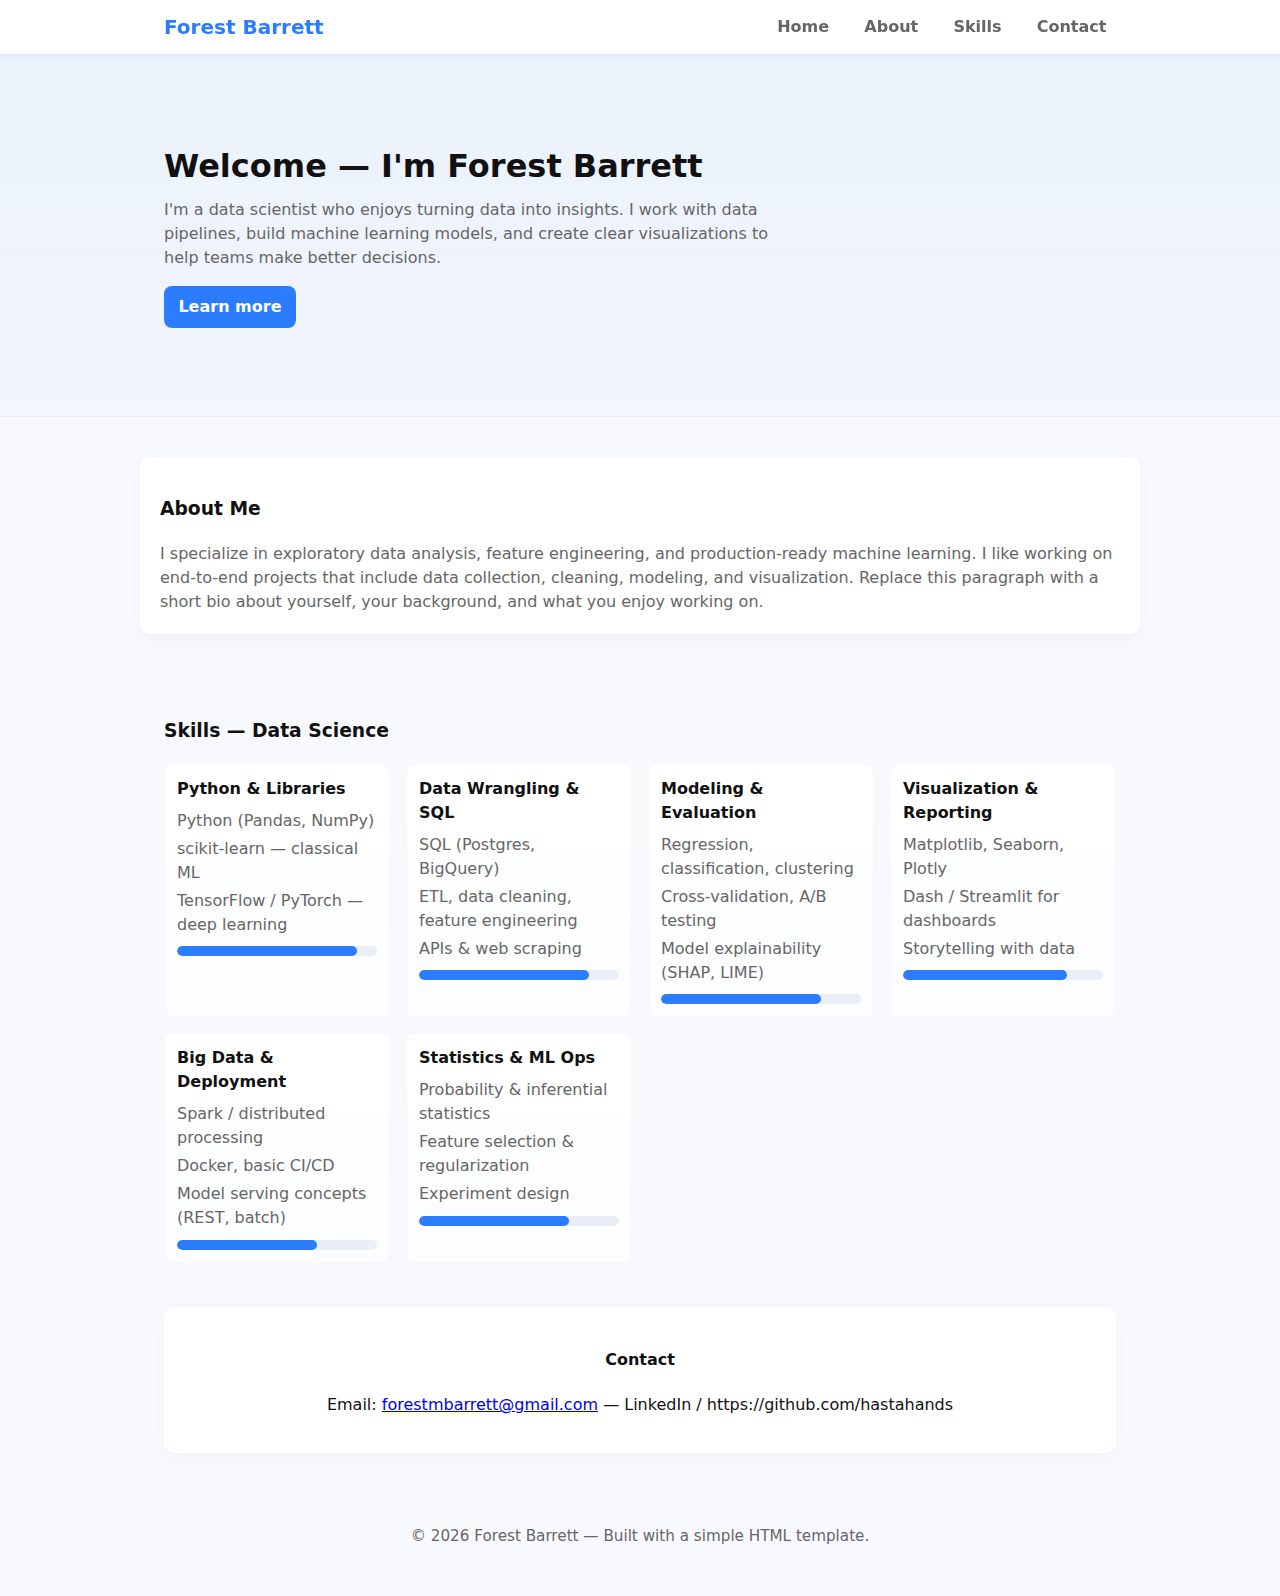
<file: index.html>
<!doctype html>
<html lang="en">
<head>
  <meta charset="utf-8" />
  <meta name="viewport" content="width=device-width,initial-scale=1" />
  <title>Forest Barrett — Portfolio</title>
  <style>
    :root{
      --accent:#2b7cff;
      --muted:#666;
      --bg:#f7f9fc;
      --card:#fff;
      --radius:10px;
      font-family:system-ui, -apple-system, "Segoe UI", Roboto, "Helvetica Neue", Arial;
    }
    *{box-sizing:border-box}
    body{margin:0;background:var(--bg);color:#111;line-height:1.5}
    .container{max-width:1000px;margin:0 auto;padding:1.5rem}
    header{background:var(--card);box-shadow:0 1px 6px rgba(16,24,40,.06);position:sticky;top:0;z-index:10}
    .header-inner{display:flex;align-items:center;justify-content:space-between;gap:1rem;padding:0.75rem 1.5rem}
    .logo{margin:0;font-size:1.25rem;color:var(--accent)}
    nav ul{list-style:none;margin:0;padding:0;display:flex;gap:1rem;align-items:center}
    nav a{text-decoration:none;color:var(--muted);font-weight:600;padding:0.35rem 0.6rem;border-radius:6px}
    nav a:hover{color:var(--accent);background:rgba(43,124,255,0.06)}
    /* Hero */
    .hero{padding:4rem 0;text-align:left;background:
      linear-gradient(180deg, rgba(43,124,255,0.06), rgba(43,124,255,0.02));border-bottom:1px solid rgba(16,24,40,.03)}
    .hero h2{margin:0 0 .5rem;font-size:2rem}
    .hero p{margin:0 0 1rem;color:var(--muted);max-width:60ch}
    .btn{display:inline-block;background:var(--accent);color:#fff;padding:.55rem .9rem;border-radius:8px;text-decoration:none;font-weight:600}
    /* Sections */
    section{padding:2.5rem 0}
    .card{background:var(--card);padding:1.25rem;border-radius:var(--radius);box-shadow:0 4px 18px rgba(16,24,40,.04)}
    .about p{margin:0;color:var(--muted)}
    /* Skills */
    .skills-grid{display:grid;grid-template-columns:repeat(auto-fit,minmax(220px,1fr));gap:1rem;margin-top:1rem}
    .skill{padding:.75rem;border-radius:8px;background:linear-gradient(180deg,#fff,#fbfdff);border:1px solid rgba(16,24,40,.03)}
    .skill h4{margin:0 0 .5rem;font-size:1rem}
    .progress{height:10px;background:#e9eef7;border-radius:999px;overflow:hidden}
    .progress > span{display:block;height:100%;background:var(--accent);border-radius:999px}
    .skill-list{margin:0;padding:0;list-style:none}
    .skill-list li{margin:.25rem 0;color:var(--muted)}
    footer{padding:1.5rem 0;text-align:center;color:var(--muted);font-size:.95rem}
    @media (max-width:700px){
      .hero h2{font-size:1.5rem}
      nav ul{gap:.5rem}
    }
  </style>
</head>
<body>
  <header>
    <div class="header-inner container">
      <h1 class="logo">Forest Barrett</h1>
      <nav aria-label="Main navigation">
        <ul>
          <li><a href="#hero">Home</a></li>
          <li><a href="#about">About</a></li>
          <li><a href="#skills">Skills</a></li>
          <li><a href="#contact">Contact</a></li>
        </ul>
      </nav>
    </div>
  </header>

  <main>
    <!-- Hero -->
    <section id="hero" class="hero">
      <div class="container">
        <h2>Welcome — I'm Forest Barrett</h2>
        <p>I'm a data scientist who enjoys turning data into insights. I work with data pipelines, build machine learning models, and create clear visualizations to help teams make better decisions.</p>
        <a class="btn" href="#about">Learn more</a>
      </div>
    </section>

    <!-- About -->
    <section id="about" class="about">
      <div class="container card">
        <h3>About Me</h3>
        <p>
          I specialize in exploratory data analysis, feature engineering, and production-ready machine learning. I like working on end-to-end projects that include data collection, cleaning, modeling, and visualization. Replace this paragraph with a short bio about yourself, your background, and what you enjoy working on.
        </p>
      </div>
    </section>

    <!-- Skills -->
    <section id="skills" class="skills container">
      <h3>Skills — Data Science</h3>

      <div class="skills-grid">
        <div class="skill">
          <h4>Python & Libraries</h4>
          <div class="skill-list">
            <li>Python (Pandas, NumPy)</li>
            <li>scikit-learn — classical ML</li>
            <li>TensorFlow / PyTorch — deep learning</li>
          </div>
          <div style="margin-top:.6rem" class="progress" aria-hidden="true"><span style="width:90%"></span></div>
        </div>

        <div class="skill">
          <h4>Data Wrangling & SQL</h4>
          <div class="skill-list">
            <li>SQL (Postgres, BigQuery)</li>
            <li>ETL, data cleaning, feature engineering</li>
            <li>APIs & web scraping</li>
          </div>
          <div style="margin-top:.6rem" class="progress" aria-hidden="true"><span style="width:85%"></span></div>
        </div>

        <div class="skill">
          <h4>Modeling & Evaluation</h4>
          <div class="skill-list">
            <li>Regression, classification, clustering</li>
            <li>Cross-validation, A/B testing</li>
            <li>Model explainability (SHAP, LIME)</li>
          </div>
          <div style="margin-top:.6rem" class="progress" aria-hidden="true"><span style="width:80%"></span></div>
        </div>

        <div class="skill">
          <h4>Visualization & Reporting</h4>
          <div class="skill-list">
            <li>Matplotlib, Seaborn, Plotly</li>
            <li>Dash / Streamlit for dashboards</li>
            <li>Storytelling with data</li>
          </div>
          <div style="margin-top:.6rem" class="progress" aria-hidden="true"><span style="width:82%"></span></div>
        </div>

        <div class="skill">
          <h4>Big Data & Deployment</h4>
          <div class="skill-list">
            <li>Spark / distributed processing</li>
            <li>Docker, basic CI/CD</li>
            <li>Model serving concepts (REST, batch)</li>
          </div>
          <div style="margin-top:.6rem" class="progress" aria-hidden="true"><span style="width:70%"></span></div>
        </div>

        <div class="skill">
          <h4>Statistics & ML Ops</h4>
          <div class="skill-list">
            <li>Probability & inferential statistics</li>
            <li>Feature selection & regularization</li>
            <li>Experiment design</li>
          </div>
          <div style="margin-top:.6rem" class="progress" aria-hidden="true"><span style="width:75%"></span></div>
        </div>
      </div>
    </section>

    <!-- Contact / Footer anchor -->
    <section id="contact" class="container" style="padding-top:1.25rem">
      <div class="card" style="text-align:center">
        <h4>Contact</h4>
        <p class="muted">Email: <a href="mailto:forestmbarrett@gmail.com">forestmbarrett@gmail.com</a> — LinkedIn / https://github.com/hastahands</p>
      </div>
    </section>
  </main>

  <footer>
    <div class="container">
      © <span id="year"></span> Forest Barrett — Built with a simple HTML template.
    </div>
  </footer>

  <script>
    // small script to keep year current
    document.getElementById('year').textContent = new Date().getFullYear();
  </script>
</body>
</html>
</file>
